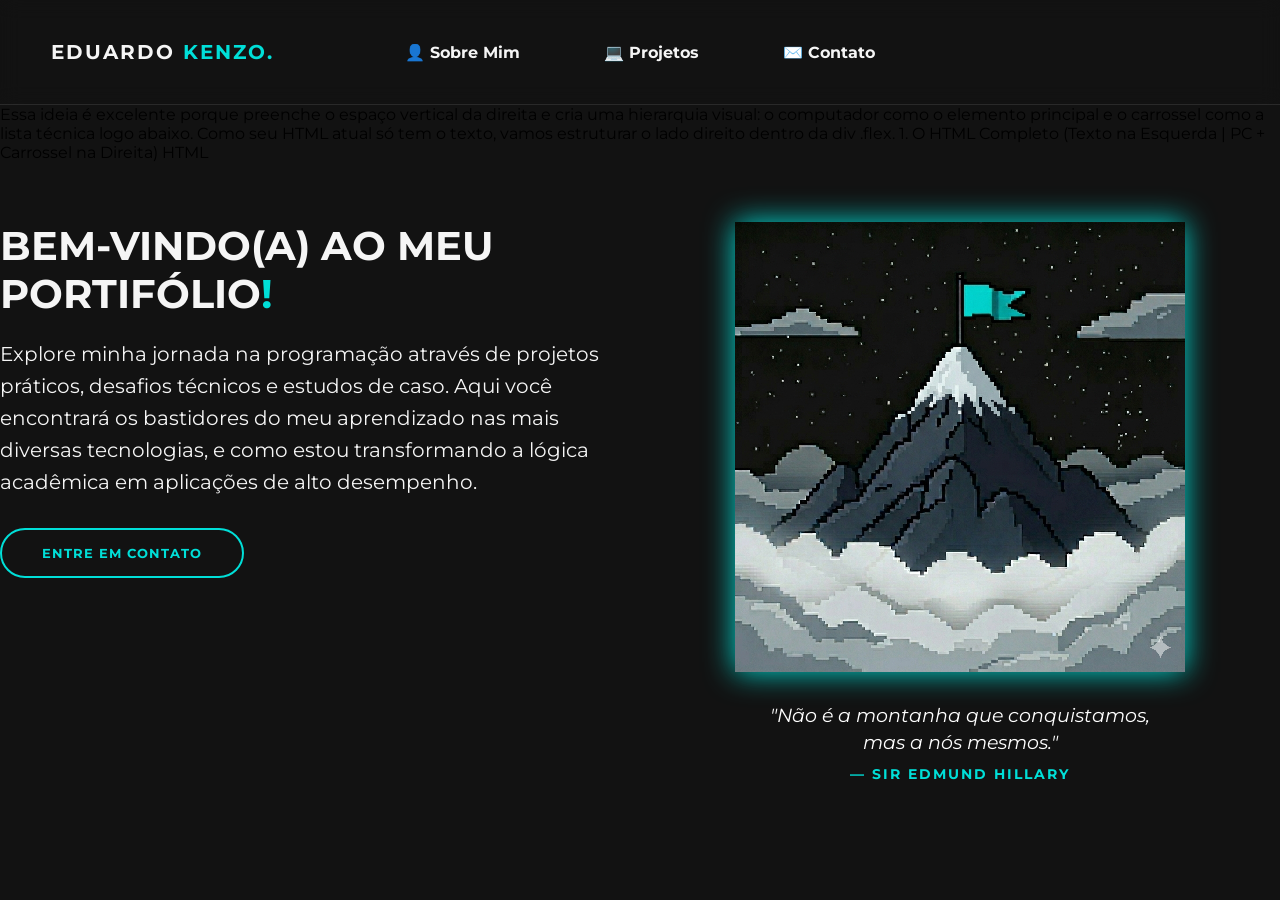
<file: index.html>
<!DOCTYPE html>
<html lang="pt-br">
<head>
    <meta charset="UTF-8">
    <meta name="viewport" content="width=device-width, initial-scale=1.0">
    <!-- GOOGLE FONTS-->
     <link rel="preconnect" href="https://fonts.googleapis.com">
<link rel="preconnect" href="https://fonts.gstatic.com" crossorigin>
<link href="https://fonts.googleapis.com/css2?family=Montserrat:ital,wght@0,100..900;1,100..900&display=swap" rel="stylesheet">
    <!-- Fim do Google Fonts-->
    <link rel="stylesheet" href="style.css">
    <title>Portifolio Pessoal</title>
</head>
<body>
    <header>
        <div class="interface">
            <div class="logo">
                <a href="index.html">
                    Eduardo <span>Kenzo.</span>

                </a>
            </div><!--logo-->

            <nav class="menu-desktop">
                <ul>
                    <li><a href="sobre.html">👤 Sobre Mim</a></li>
                    <li><a href="projetos.html">💻 Projetos</a></li>
                    <li><a href="contato.html">✉️ Contato</a></li>
                    
                </ul>
            </nav>
        </div><!-- interface-->
    </header>
    Essa ideia é excelente porque preenche o espaço vertical da direita e cria uma hierarquia visual: o computador como o elemento principal e o carrossel como a lista técnica logo abaixo.

Como seu HTML atual só tem o texto, vamos estruturar o lado direito dentro da div .flex.

1. O HTML Completo (Texto na Esquerda | PC + Carrossel na Direita)
HTML
<main>
    <section class="topo-do-site">
        <div class="interface">
            <div class="flex">
                <div class="txt-topo-site">
                    <h1>BEM-VINDO(A) AO MEU PORTIFÓLIO<span>!</span></h1>
                    <p>Explore minha jornada na programação através de projetos práticos, desafios técnicos e estudos de caso. Aqui você encontrará os bastidores do meu aprendizado nas mais diversas tecnologias, e como estou transformando a lógica acadêmica em aplicações de alto desempenho.</p>
                    <div class="btn-contato">
    <a href="contato.html">
        <button>ENTRE EM CONTATO</button>
    </a>
</div>
                </div>
                <div class="container-direita">
    <div class="img-topo-site">
        <img src="images/cume.png" alt="Computador">
        <div class="frase-container">
        <p class="texto-frase">"Não é a montanha que conquistamos, mas a nós mesmos."</p>
        <span class="autor-frase">— Sir Edmund Hillary</span>
    </div>
    </div>

</main>
    
</body>
</html>
</file>
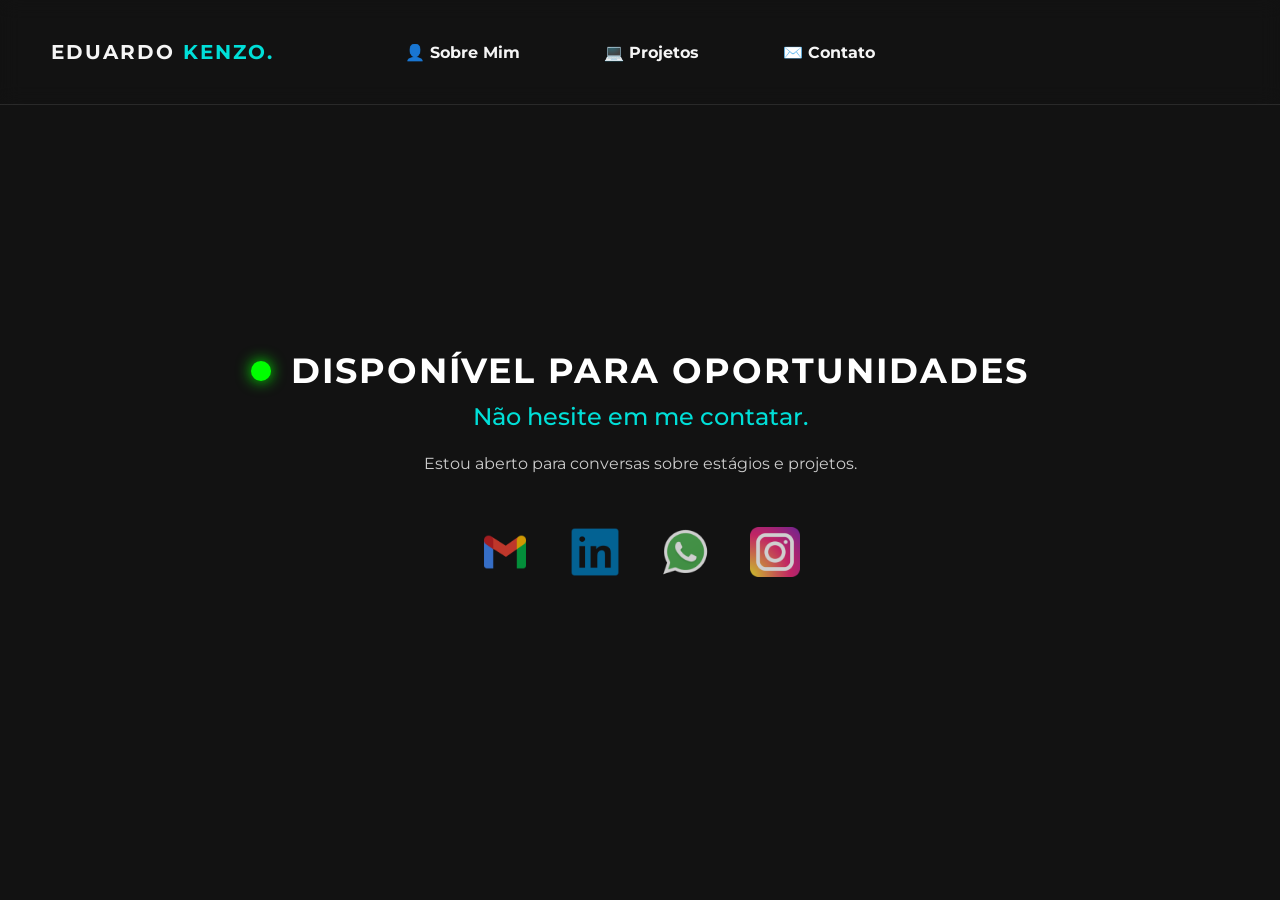
<file: contato.html>
<!DOCTYPE html>
<html lang="pt-br">
<head>
    <meta charset="UTF-8">
    <meta name="viewport" content="width=device-width, initial-scale=1.0">
    <!-- GOOGLE FONTS-->
     <link rel="preconnect" href="https://fonts.googleapis.com">
<link rel="preconnect" href="https://fonts.gstatic.com" crossorigin>
<link href="https://fonts.googleapis.com/css2?family=Montserrat:ital,wght@0,100..900;1,100..900&display=swap" rel="stylesheet">
    <!-- Fim do Google Fonts-->
    <link rel="stylesheet" href="style.css">
    <title>Portifolio Pessoal</title>
</head>
<body>
    <header>
        <div class="interface">
            <div class="logo">
                <a href="index.html">
                    Eduardo <span>Kenzo.</span>

                </a>
            </div><!--logo-->

            <nav class="menu-desktop">
                <ul>
                    <li><a href="sobre.html">👤 Sobre Mim</a></li>
                    <li><a href="projetos.html">💻 Projetos</a></li>
                    <li><a href="contato.html">✉️ Contato</a></li>
                    
                </ul>
            </nav>
        </div><!-- interface-->
    </header>
    <section class="contato-minimalista">
    <div class="interface">
        <div class="container-status">
            
            <div class="status-principal">
                <span class="bolinha-verde"></span>
                <h1>DISPONÍVEL PARA OPORTUNIDADES</h1>
            </div>
            
            <p class="frase-convite">Não hesite em me contatar.</p>
            
            <p class="subtitulo">Estou aberto para conversas sobre estágios e projetos.</p>

            <div class="icones-centrais">
    <a href="mailto:eychibassi@gmail.com" title="E-mail">
        <img src="images/gmail.png" alt="E-mail" class="img-contato">
    </a>

    <a href="https://linkedin.com/in/seuusuario" target="_blank" title="LinkedIn">
        <img src="images/linkedin.png" alt="LinkedIn" class="img-contato">
    </a>

    <a href="https://wa.me/5511984826436" target="_blank" title="WhatsApp">
        <img src="images/whatsapp.png" alt="WhatsApp" class="img-contato">
    </a>

    <a href="https://instagram.com/eduardo_knz" target="_blank" title="Instagram">
        <img src="images/instagram.png" alt="Instagram" class="img-contato">
    </a>
</div>
                </a>
            </div>
        </div>
    </div>
</section>
</file>
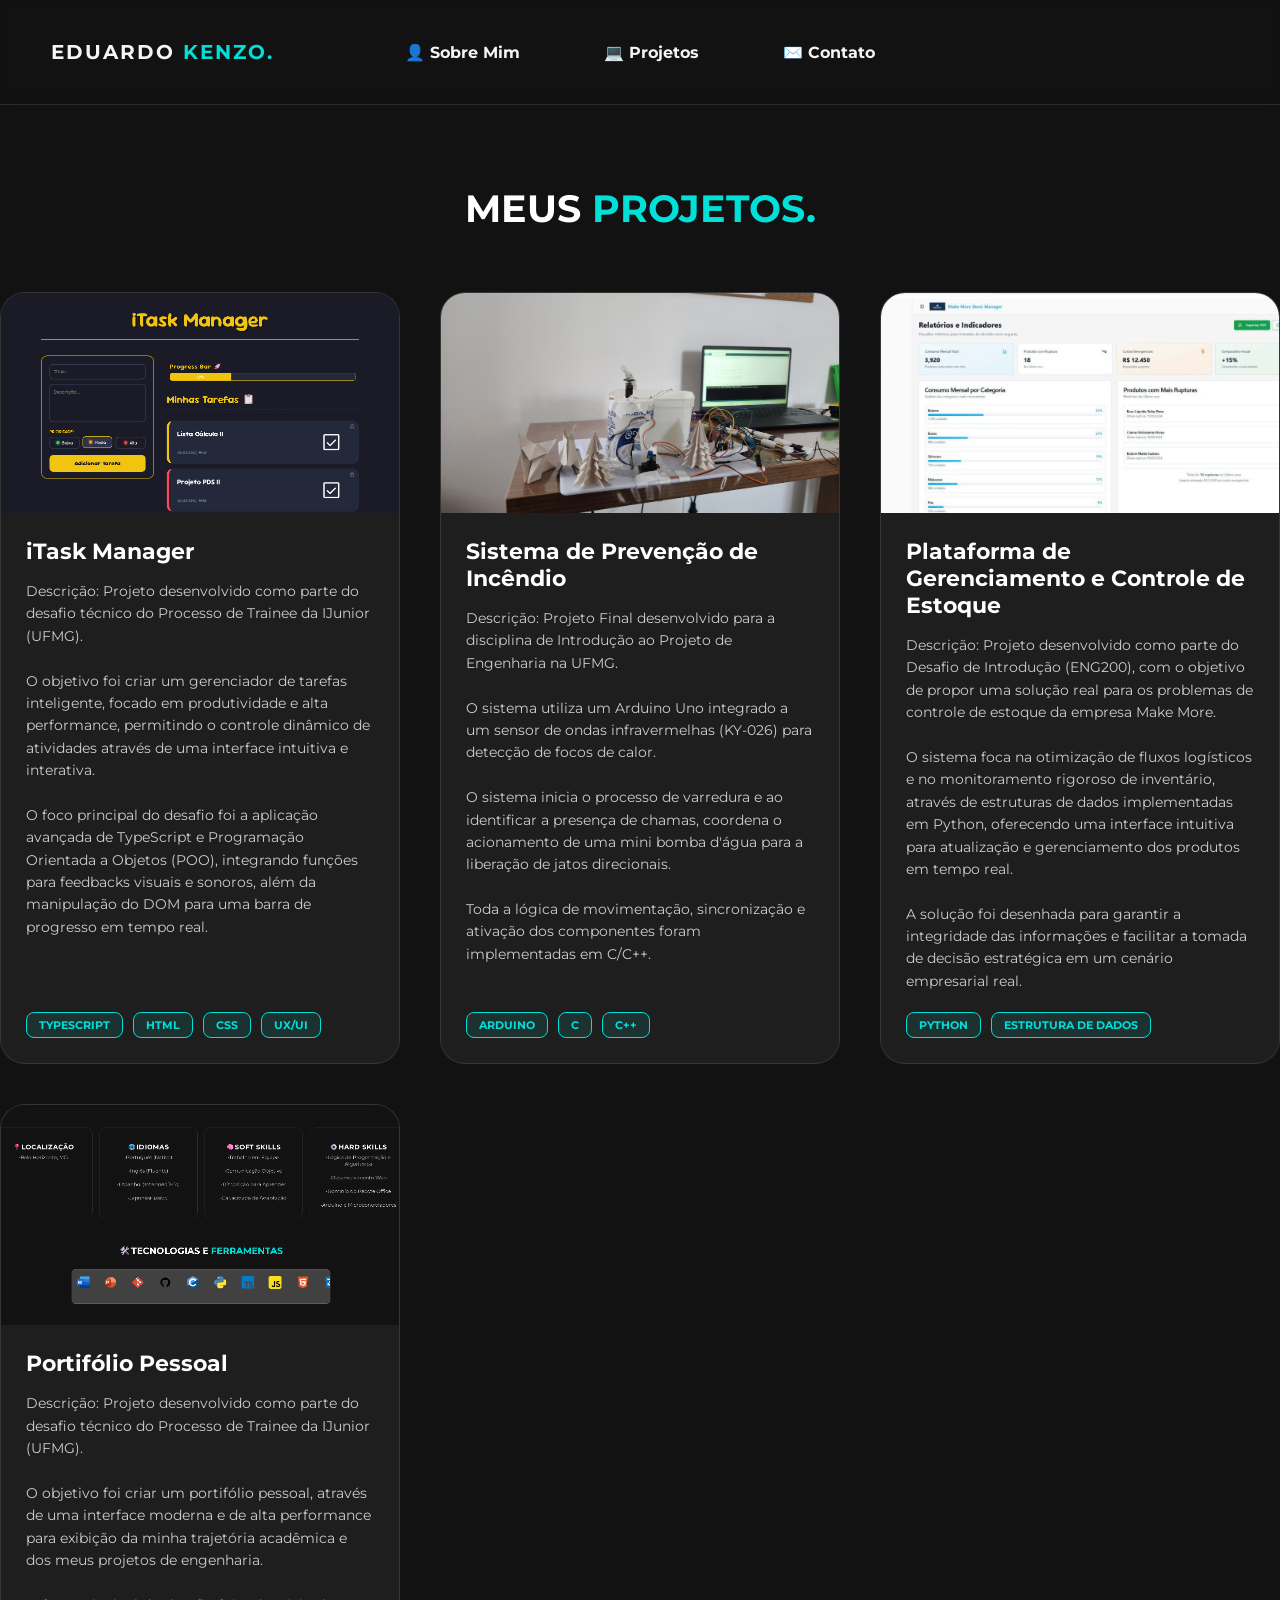
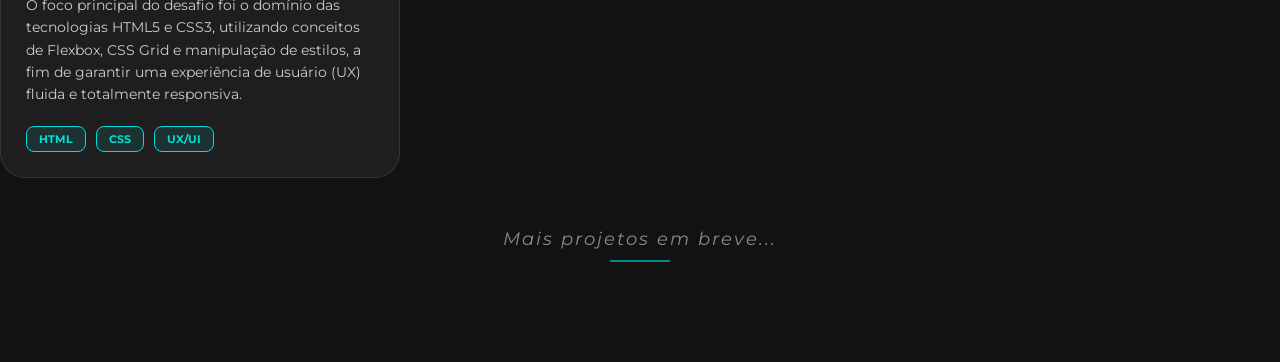
<file: projetos.html>
<!DOCTYPE html>
<html lang="pt-br">
<head>
    <meta charset="UTF-8">
    <meta name="viewport" content="width=device-width, initial-scale=1.0">
    <!-- GOOGLE FONTS-->
     <link rel="preconnect" href="https://fonts.googleapis.com">
<link rel="preconnect" href="https://fonts.gstatic.com" crossorigin>
<link href="https://fonts.googleapis.com/css2?family=Montserrat:ital,wght@0,100..900;1,100..900&display=swap" rel="stylesheet">
    <!-- Fim do Google Fonts-->
    <link rel="stylesheet" href="style.css">
    <title>Portifolio Pessoal</title>
</head>
<body>
    <header>
        <div class="interface">
            <div class="logo">
                <a href="index.html">
                    Eduardo <span>Kenzo.</span>

                </a>
            </div><!--logo-->

            <nav class="menu-desktop">
                <ul>
                    <li><a href="sobre.html">👤 Sobre Mim</a></li>
                    <li><a href="projetos.html">💻 Projetos</a></li>
                    <li><a href="contato.html">✉️ Contato</a></li>
                    
                </ul>
            </nav>
        </div><!-- interface-->
    </header>

    <section class="projetos">
    <div class="interface">
        <h2 class="titulo">MEUS <span>PROJETOS.</span></h2>
        
        <div class="container-grid-projetos">

            <div class="projeto-card">
    <div class="projeto-img" style="background-image: url('images/projetoitask.png');"></div>
    <div class="projeto-info">
        <h3>iTask Manager</h3>
        <p>Descrição: Projeto desenvolvido como parte do desafio técnico do Processo de Trainee da IJunior (UFMG).<br><br>
        O objetivo foi criar um gerenciador de tarefas inteligente, focado em produtividade e alta performance, permitindo o controle dinâmico de atividades através de uma interface intuitiva e interativa.<br><br>
        O foco principal do desafio foi a aplicação avançada de TypeScript e Programação Orientada a Objetos (POO), integrando funções para feedbacks visuais e sonoros, além da manipulação do DOM para uma barra de progresso em tempo real.</p>
        <div class="projeto-tags">
            <span>TypeScript</span>
            <span>HTML</span>
            <span>CSS</span>
            <span>UX/UI</span>
        </div>
    </div>
</div>
            
            <div class="projeto-card">
                <div class="projeto-img" style="background-image: url('images/projetoarduino.jpg');"></div>
                <div class="projeto-info">
                    <h3>Sistema de Prevenção de Incêndio</h3>
                    <p>Descrição: Projeto Final desenvolvido para a disciplina de Introdução ao Projeto de Engenharia na UFMG.<br><br>O sistema utiliza um Arduino Uno integrado a um sensor de ondas infravermelhas (KY-026) para detecção de focos de calor.<br><br>O sistema inicia o processo de varredura e ao identificar a presença de chamas, coordena o acionamento de uma mini bomba d'água para a liberação de jatos direcionais.<br><br>Toda a lógica de movimentação, sincronização e ativação dos componentes foram implementadas em C/C++.</p>
                    <div class="projeto-tags">
                        <span>Arduino</span>
                        <span>C</span>
                        <span>C++</span>
                    </div>
                </div>
            </div>

            <div class="projeto-card">
                <div class="projeto-img" style="background-image: url('images/makemore.jpg');"></div>
                <div class="projeto-info">
                    <h3>Plataforma de Gerenciamento e Controle de Estoque</h3>
                    <p>Descrição: Projeto desenvolvido como parte do Desafio de Introdução (ENG200), com o objetivo de propor uma solução real para os problemas de controle de estoque da empresa Make More.<br><br>O sistema foca na otimização de fluxos logísticos e no monitoramento rigoroso de inventário, através de estruturas de dados implementadas em Python, oferecendo uma interface intuitiva para atualização e gerenciamento dos produtos em tempo real.<br><br>A solução foi desenhada para garantir a integridade das informações e facilitar a tomada de decisão estratégica em um cenário empresarial real.</p>
                    <div class="projeto-tags">
                        <span>Python</span>
                        <span>Estrutura de Dados</span>
                    </div>
                </div>
            </div>

            <div class="projeto-card">
                <div class="projeto-img" style="background-image: url('images/portifolio.png');"></div>
                <div class="projeto-info">
                    <h3>Portifólio Pessoal</h3>
                    <p>Descrição: Projeto desenvolvido como parte do desafio técnico do Processo de Trainee da IJunior (UFMG).<br><br>O objetivo foi criar um portifólio pessoal, através de uma interface moderna e de alta performance para exibição da minha trajetória acadêmica e dos meus projetos de engenharia.<br><br>O foco principal do desafio foi o domínio das tecnologias HTML5 e CSS3, utilizando conceitos de Flexbox, CSS Grid e manipulação de estilos, a fim de garantir uma experiência de usuário (UX) fluida e totalmente responsiva.</p>
                    <div class="projeto-tags">
                        <span>HTML</span>
                        <span>CSS</span>
                        <span>UX/UI</span>
                    </div>
                </div>
            </div>

        </div> </div>
        </div> <div class="projetos-em-breve">
            <p>Mais projetos em breve...</p>
            <div class="linha-decorativa"></div>
        </div>

    </div>
</section>
</file>
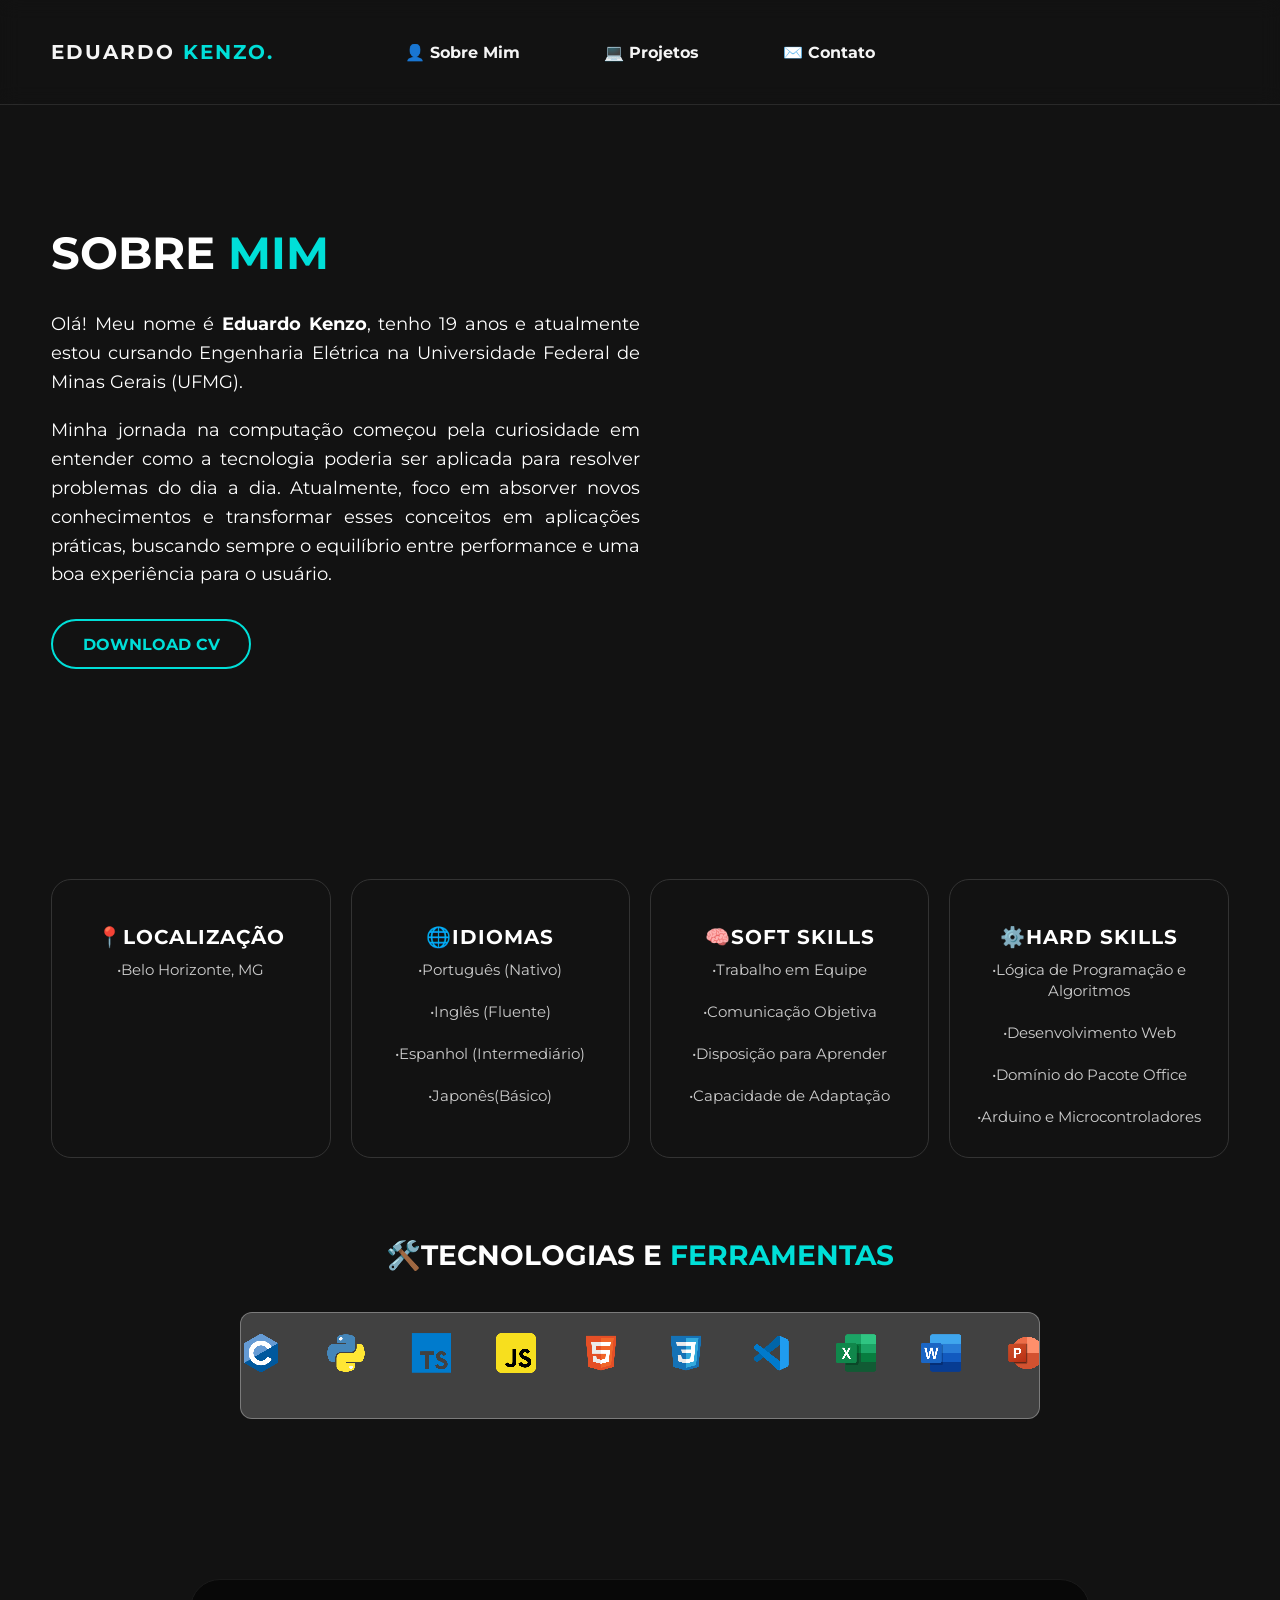
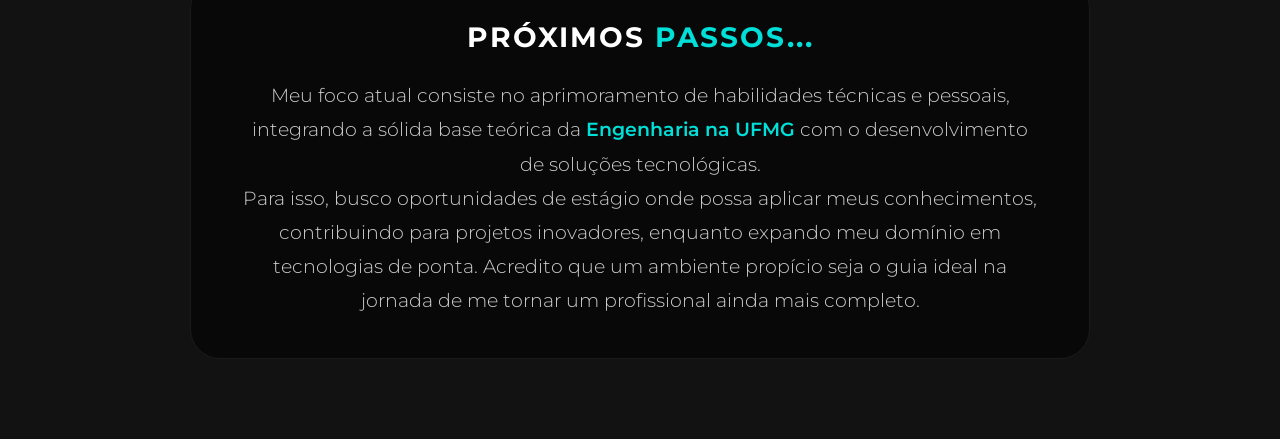
<file: sobre.html>
<!DOCTYPE html>
<html lang="pt-br">
<head>
    <meta charset="UTF-8">
    <meta name="viewport" content="width=device-width, initial-scale=1.0">
    <!-- GOOGLE FONTS-->
     <link rel="preconnect" href="https://fonts.googleapis.com">
<link rel="preconnect" href="https://fonts.gstatic.com" crossorigin>
<link href="https://fonts.googleapis.com/css2?family=Montserrat:ital,wght@0,100..900;1,100..900&display=swap" rel="stylesheet">
    <!-- Fim do Google Fonts-->
    <link rel="stylesheet" href="style.css">
    <title>Portifolio Pessoal</title>
</head>
<body>
    <header>
        <div class="interface">
            <div class="logo">
                <a href="index.html">
                    Eduardo <span>Kenzo.</span>

                </a>
            </div><!--logo-->

            <nav class="menu-desktop">
                <ul>
                    <li><a href="sobre.html">👤 Sobre Mim</a></li>
                    <li><a href="projetos.html">💻 Projetos</a></li>
                    <li><a href="contato.html">✉️ Contato</a></li>
                    
                </ul>
            </nav>
        </div><!-- interface-->
    </header>

    <main>
    <section class="secao-sobre">
        <div class="interface">
            <div class="flex-sobre">
                <div class="txt-sobre">
                    <h1>SOBRE <span>MIM</span></h1>
                    <p>Olá! Meu nome é <strong>Eduardo Kenzo</strong>, tenho 19 anos e atualmente estou cursando Engenharia Elétrica na Universidade Federal de Minas Gerais (UFMG).</p>
                    <p>Minha jornada na computação começou pela curiosidade em entender como a tecnologia poderia ser aplicada para resolver problemas do dia a dia. Atualmente, foco em absorver novos conhecimentos e transformar esses conceitos em aplicações práticas, buscando sempre o equilíbrio entre performance e uma boa experiência para o usuário.</p>
                    <div class="btn-curriculo">
    <a href="#" download>
        <button>DOWNLOAD CV</button>
    </a>
</div>
                </div>

                <div class="img-sobre">
                    <img src="images/fotosobre.png" alt="Eduardo Kenzo">
                    <img src="images/fotosobre2.png" alt="Eduardo Kenzo2">
                    <img src="images/fotosobre3.png" alt="Eduardo Kenzo3">
                    <img src="images/fotosobre4.png" alt="Eduardo Kenzo4">
                </div>
            </div>
        </div>
    </section>
    <section class="cards-info">
    <div class="interface">
        <div class="flex-cards">
            <div class="card">
                <i class="bi bi-geo-alt"></i>
                <h3>📍Localização</h3>
                <p>•Belo Horizonte, MG</p>
            </div>

            <div class="card">
                <i class="bi bi-translate"></i>
                <h3>🌐Idiomas</h3>
                <p>•Português (Nativo)<br><br>•Inglês (Fluente)<br><br>•Espanhol (Intermediário)<br><br>•Japonês(Básico)</p>
            </div>

            <div class="card">
                <i class="bi bi-code-slash"></i>
                <h3>🧠Soft Skills</h3>
                <p>•Trabalho em Equipe<br><br>•Comunicação Objetiva<br><br>•Disposição para Aprender<br><br>•Capacidade de Adaptação</p>
            </div>

            <div class="card">
                <i class="bi bi-tools"></i>
                <h3>⚙️Hard Skills</h3>
                <p>•Lógica de Programação e Algoritmos<br><br>•Desenvolvimento Web<br><br>•Domínio do Pacote Office<br><br>•Arduino e Microcontroladores</p>
            </div>
        </div>
    </div>

    <section class="minhas-habilidades">
    <div class="interface">
        <h2 class="titulo-habilidades">🛠️TECNOLOGIAS E <span>FERRAMENTAS</span></h2>
        <div class="carousel-skills sobre-carousel">
            <div class="carousel-track">
                <div class="icon-wrapper"><img src="images/c.png" alt="C"><span class="tech-name">C</span></div>
                <div class="icon-wrapper"><img src="images/python.png" alt="Python"><span class="tech-name">Python</span></div>
                <div class="icon-wrapper"><img src="images/typescript.png" alt="TypeScript"><span class="tech-name">TypeScript</span></div>
                <div class="icon-wrapper"><img src="images/javascript.png" alt="JavaScript"><span class="tech-name">JavaScript</span></div>
                <div class="icon-wrapper"><img src="images/html.png" alt="HTML5"><span class="tech-name">HTML5</span></div>
                <div class="icon-wrapper"><img src="images/css.png" alt="CSS3"><span class="tech-name">CSS3</span></div>
                <div class="icon-wrapper"><img src="images/vscode.png" alt="VS Code"><span class="tech-name">VS Code</span></div>
                <div class="icon-wrapper"><img src="images/excel.png" alt="Excel"><span class="tech-name">Excel</span></div>
                <div class="icon-wrapper"><img src="images/word.png" alt="Word"><span class="tech-name">Word</span></div>
                <div class="icon-wrapper"><img src="images/powerpoint.png" alt="PowerPoint"><span class="tech-name">PowerPoint</span></div>
                <div class="icon-wrapper"><img src="images/git.png" alt="Git"><span class="tech-name">Git</span></div>
                <div class="icon-wrapper"><img src="images/github.png" alt="GitHub"><span class="tech-name">GitHub</span></div>
                <div class="icon-wrapper"><img src="images/arduino.png" alt="Arduino"><span class="tech-name">Arduino</span></div>

                <div class="icon-wrapper"><img src="images/c.png" alt="C"><span class="tech-name">C</span></div>
                <div class="icon-wrapper"><img src="images/python.png" alt="Python"><span class="tech-name">Python</span></div>
                <div class="icon-wrapper"><img src="images/typescript.png" alt="TypeScript"><span class="tech-name">TypeScript</span></div>
                <div class="icon-wrapper"><img src="images/javascript.png" alt="JavaScript"><span class="tech-name">JavaScript</span></div>
                <div class="icon-wrapper"><img src="images/html.png" alt="HTML5"><span class="tech-name">HTML5</span></div>
                <div class="icon-wrapper"><img src="images/css.png" alt="CSS3"><span class="tech-name">CSS3</span></div>
                <div class="icon-wrapper"><img src="images/vscode.png" alt="VS Code"><span class="tech-name">VS Code</span></div>
                <div class="icon-wrapper"><img src="images/excel.png" alt="Excel"><span class="tech-name">Excel</span></div>
                <div class="icon-wrapper"><img src="images/word.png" alt="Word"><span class="tech-name">Word</span></div>
                <div class="icon-wrapper"><img src="images/powerpoint.png" alt="PowerPoint"><span class="tech-name">PowerPoint</span></div>
                <div class="icon-wrapper"><img src="images/git.png" alt="Git"><span class="tech-name">Git</span></div>
                <div class="icon-wrapper"><img src="images/github.png" alt="GitHub"><span class="tech-name">GitHub</span></div>
                <div class="icon-wrapper"><img src="images/arduino.png" alt="Arduino"><span class="tech-name">Arduino</span></div>
            </div>
        </div>
    </div>
</section>
</section>
<section class="objetivo-profissional">
    <div class="interface">
        <div class="box-objetivo">
            <h2>PRÓXIMOS <span>PASSOS...</span></h2>
            <p>
                Meu foco atual consiste no aprimoramento de habilidades técnicas e pessoais, integrando a sólida base teórica da <strong>Engenharia na UFMG</strong> com o desenvolvimento de soluções tecnológicas.<br>Para isso, busco oportunidades de estágio onde possa aplicar meus conhecimentos, contribuindo para projetos inovadores, enquanto expando meu domínio em tecnologias de ponta. Acredito que um ambiente propício seja o guia ideal na jornada de me tornar um profissional ainda mais completo.
            </p>
        </div>
    </div>
</section>
</main>
</file>
<file: style.css>
/* ESTILO GERAL */
*{
    margin: 0;
    padding: 0;
    box-sizing: border-box;
    font-family: "Montserrat", sans-serif;
}

body{
    background-color:#121212;
    height: 100vh;
}
.interface{
    max-width: 1280px;
    margin: 0 auto;
}

/* ESTILO DO HEADER */
header{
    padding: 40px 4%;
}
header > .interface {
    display: flex;
    align-items: center;
    justify-content: space-between; /* Mantém as pontas */
    position: relative; 
}

header nav {
    position: absolute;
    left: 50%;
    transform: translateX(-50%);
}
header {
    /* ... seus estilos atuais (display flex, etc) ... */
    border-bottom: 1px solid rgba(255, 255, 255, 0.1); /* Linha branca com 10% de visibilidade */
    backdrop-filter: blur(10px); /* Opcional: dá um efeito de vidro fosco quando rolar */
    position: sticky; /* Faz o menu ficar preso no topo ao rolar */
    top: 0;
    z-index: 1000;
}
header a{
    color: #F5F5F5;
    text-decoration: none;
}
header nav ul{
    list-style: none;
}

header nav ul li{
    display: inline-block;
    padding: 0 40px;
}

header nav ul li a {
    display: inline-block; /* Permite que o elemento sofra transformações (zoom) */
    color: #F5F5F5;
    text-decoration: none;
    font-weight: 700; /* Voltando para o negrito que você gostou */
    transition: 0.3s ease-in-out; /* Isso faz o zoom ser suave e não um susto */
}

header nav ul li a:hover {
    color: #00dfd8; /* Muda para ciano ao passar o mouse */
    text-shadow: 0 0 10px rgba(0, 223, 216, 0.6); /* Brilho ciano suave */
    transform: scale(1.1); /* Leve aumento para dar feedback visual */
}
/* Estilo base do Logo */
.logo a {
    font-size: 20px;
    font-weight: 700;
    text-transform: uppercase;
    letter-spacing: 2px;
    color: #F5F5F5; /* Branco do "Eduardo" */
    text-decoration: none;
    transition: 0.4s; /* Suaviza a entrada e saída do brilho */
}

/* Cor do Kenzo */
.logo a span {
    color: #00dfd8;
    transition: 0.4s;
}

/* Efeito de Brilho ao passar o mouse */
.logo a:hover {
    /* Brilho branco para o nome Eduardo */
    text-shadow: 0 0 10px rgba(245, 245, 245, 0.5), 
                 0 0 20px rgba(245, 245, 245, 0.2);
}

.logo a:hover span {
    /* Brilho ciano específico para o Kenzo */
    text-shadow: 0 0 15px rgba(0, 223, 216, 0.8), 
                 0 0 30px rgba(0, 223, 216, 0.4);
}

/* 1. Mantenha o que você já tinha, mas verifique as chaves */
.topo-do-site .flex {
    display: flex;
    /* Altera de center para flex-start para travar os topos na mesma altura */
    align-items: flex-start; 
    justify-content: space-between;
    gap: 40px;
    padding: 60px 0;
}

.txt-topo-site {
    flex: 1;
    max-width: 600px;
}

.txt-topo-site h1 {
    color: #F5F5F5;
    font-size: 40px;
    line-height: 1.2;
    margin-bottom: 20px;
}

.txt-topo-site h1 span {
    color: #00dfd8;
}

.txt-topo-site p {
    font-weight: 400;
    font-size: 20px;
    line-height: 1.6;
    color: #F5F5F5;
}

/* 2. ADICIONE ESTES BLOCOS (CUIDADO COM AS CHAVES) */

/* 1. CONTAINER DA DIREITA (Empilha PC e Carrossel) */
.container-direita {
    flex: 1;
    display: flex;
    flex-direction: column;
    align-items: center;
    gap: 30px; /* Espaço entre o PC e o Carrossel */
    
}

.img-topo-site {
    display: flex;
    flex-direction: column; /* Coloca a frase abaixo da imagem */
    align-items: center;    /* Centraliza imagem e frase */
    justify-content: center;
    gap: 30px;              /* Espaço entre imagem e texto */
}

/* Forçando o tamanho da imagem */
.img-topo-site img {
    width: 450px !important;  /* Força a largura em 450px */
    max-width: 550px;         /* Limite de segurança */
    height: auto;             /* Mantém a proporção */
    image-rendering: pixelated;

}

/* Estilização da Frase */
.frase-container {
    text-align: center;
    max-width: 400px; /* Limita a largura para a frase quebrar linha e ficar elegante */
}

.texto-frase {
    font-size: 1.2rem;
    color: #fff;
    font-style: italic;
    line-height: 1.4;
    margin-bottom: 8px;
}

.autor-frase {
    color: #00dfd8;
    font-weight: bold;
    font-size: 0.9rem;
    text-transform: uppercase;
    letter-spacing: 2px;
}

/* 2. AREA DO CARROSSEL (A "Janela" onde os ícones passam) */
.carousel-skills {
    width: 100%;
    max-width: 450px;
    overflow: hidden;
    background: rgba(255, 255, 255, 0.2); /* Fundo mais claro como você pediu */
    padding: 20px 0 45px 0; /* Padding inferior maior para o nome não sumir */
    border-radius: 12px;
    border: 1px solid rgba(255, 255, 255, 0.3);
    position: relative;
}

/* 3. TRILHA DOS ÍCONES (O que realmente se move) */
.carousel-track {
    display: flex;
    gap: 45px;
    width: max-content;
    animation: scroll-horizontal 20s linear infinite;
}

/* PAUSA NO HOVER */
.carousel-skills:hover .carousel-track {
    animation-play-state: paused;
}

/* 4. WRAPPER DE CADA ÍCONE */
.icon-wrapper {
    position: relative;
    display: flex;
    justify-content: center;
    align-items: center;
    flex-shrink: 0;
}

.icon-wrapper img {
    width: 40px;
    height: 40px;
    image-rendering: pixelated;
    transition: transform 0.3s ease, filter 0.3s ease;
    cursor: pointer;
}

/* BRILHO E ZOOM NO ÍCONE */
.icon-wrapper:hover img {
    transform: scale(1.2);
    filter: drop-shadow(0 0 10px #00dfd8);
}

/* 5. NOME DA TECNOLOGIA (O Tooltip) */
.tech-name {
    position: absolute;
    bottom: -30px; /* Posicionado no espaço extra do padding */
    background: #00dfd8;
    color: #000;
    font-size: 11px;
    font-weight: bold;
    padding: 3px 10px;
    border-radius: 4px;
    opacity: 0;
    transition: opacity 0.3s ease, transform 0.3s ease;
    transform: translateY(5px); /* Efeito de subir ao aparecer */
    white-space: nowrap;
    pointer-events: none;
    z-index: 10;
}

/* MOSTRA O NOME NO HOVER */
.icon-wrapper:hover .tech-name {
    opacity: 1;
    transform: translateY(0);
}

/* 6. ANIMAÇÃO INFINITA */
@keyframes scroll-horizontal {
    from {
        transform: translateX(0);
    }
    to {
        /* Move exatamente metade da largura (os 9 primeiros ícones) */
        transform: translateX(calc(-50% - 22.5px)); 
    }
}
.btn-contato {
    margin-top: 30px; /* Espaço entre o texto e o botão */
}

.btn-contato button {
    padding: 15px 40px;
    border-radius: 30px;
    border: 2px solid #00dfd8;
    background: transparent;
    color: #00dfd8;
    font-weight: 700;
    cursor: pointer;
    transition: all .4s ease;
    letter-spacing: 1px;
    position: relative;
    overflow: hidden;
}

/* Efeito ao passar o mouse */
.btn-contato button:hover {
    background-color: #00dfd8;
    color: #000;
    box-shadow: 0 0 20px #00dfd8;
    transform: scale(1.05);
}

.btn-contato button:active {
    transform: scale(0.95);
}
/* 1. Criando a animação de flutuar */
@keyframes flutuar {
    0% {
        transform: translateY(0); /* Posição original */
    }
    50% {
        transform: translateY(-15px); /* Sobe 15 pixels */
    }
    100% {
        transform: translateY(0); /* Volta ao início */
    }
}

/* 2. Aplicando na sua foto */
.img-topo-site img {
    animation: flutuar 3s ease-in-out infinite; /* 3 segundos, movimento suave, infinito */
    
    /* Aproveitando para garantir que ela tenha o brilho ciano que combina com o resto */
    
}

.img-topo-site img {
    /* O primeiro valor (0 0 20px) controla o tamanho do brilho */
    /* O segundo valor controla a cor (ciano do seu tema) */
    filter: drop-shadow(0 0 15px #00dfd8);
    
    /* Se o corte estiver MUITO ruim, você pode usar dois filtros juntos: */
    /* filter: drop-shadow(0 0 10px #00dfd8) contrast(1.1); */
    
    animation: flutuar 3s ease-in-out infinite;
    width: 300px; /* Ou o tamanho que você preferir */
}
.img-topo-site {
    margin-bottom: 20px; /* Cria um respiro entre você e as tecnologias */
}
/* Layout da Seção */
.secao-sobre {
    padding: 120px 4%; /* Espaço em cima e embaixo para não colar no menu */
}

.flex-sobre {
    display: flex;
    align-items: center; /* Alinha o texto e a foto no meio verticalmente */
    justify-content: space-between; /* Joga um para cada lado */
    gap: 20px; /* Espaço entre o texto e a imagem */
}

/* Formatando o Bloco de Texto */
.txt-sobre {
    max-width: 50%; /* Garante que o texto não ocupe a tela toda */
}

.txt-sobre h1 {
    color: #fff;
    font-size: 45px;
    margin-bottom: 30px;
}

.txt-sobre h1 span {
    color: #00dfd8; /* Seu ciano padrão */
}

.txt-sobre p {
    color: #fff;
    font-size: 18px;
    line-height: 1.6; /* Dá respiro entre as linhas */
    margin-bottom: 20px;
    text-align: justify; /* Deixa o bloco de texto alinhado */
}

.img-sobre {
    position: relative;
    width: 400px;  /* Ajuste conforme seu layout */
    height: 400px; /* Ajuste conforme seu layout */
    overflow: hidden;
    border-radius: 20px;
}

.img-sobre img {
    position: absolute;
    top: 0;
    left: 0;
    width: 100%;
    height: 100%;
    object-fit: cover;
    opacity: 0;
    /* 16 segundos no total (4s para cada foto) */
    animation: loopQuatroFotos 16s infinite;
}

/* Delays de 4 em 4 segundos */
.img-sobre img:nth-child(1) { animation-delay: 0s; }
.img-sobre img:nth-child(2) { animation-delay: 4s; }
.img-sobre img:nth-child(3) { animation-delay: 8s; }
.img-sobre img:nth-child(4) { animation-delay: 12s; }

@keyframes loopQuatroFotos {
    0% { opacity: 0; }
    5% { opacity: 1; }   /* Entra suave */
    25% { opacity: 1; }  /* Fica visível até 1/4 do tempo total */
    30% { opacity: 0; }  /* Sai suave */
    100% { opacity: 0; } /* Espera o resto do ciclo invisível */
}

.btn-curriculo {
    margin-top: 30px; /* Espaço entre o texto e o botão */
}

.btn-curriculo button {
    width: 200px;
    height: 50px;
    background-color: transparent;
    border: 2px solid #00dfd8;
    color: #00dfd8;
    font-family: 'Montserrat', sans-serif;
    font-size: 16px;
    font-weight: 700;
    cursor: pointer;
    border-radius: 40px;
    transition: .4s ease-in-out;
}

.btn-curriculo button:hover {
    background-color: #00dfd8;
    color: #000;
    box-shadow: 0 0 20px #00dfd8; /* Efeito de brilho igual ao da foto */
}

.cards-info {
    padding: 40px 4%;
}

/* Container dos Cards */
.flex-cards {
    display: flex;
    justify-content: space-between;
    align-items: stretch; /* ISSO faz todos os cards terem a mesma altura */
    gap: 20px;
    margin-top: 50px;
}

/* O Card individual */
.card {
    flex: 1; /* Distribui o espaço igualmente */
    background-color: transparent;
    border: 1px solid #333;
    padding: 30px 20px;
    border-radius: 20px;
    text-align: center;
    transition: .3s;
    
    /* Centralização interna */
    display: flex;
    flex-direction: column;
    align-items: center;
    justify-content: flex-start; /* Alinha o conteúdo pelo topo */
}

/* Ajuste no Emoji */
.emoji-card {
    font-size: 35px;
    margin-bottom: 15px;
    display: block;
}

/* Título do Card */
.card h3 {
    color: #00dfd8; /* Cor ciano para destacar o tópico */
    font-size: 1.2rem;
    margin-bottom: 15px;
    text-transform: uppercase;
    letter-spacing: 1px;
}

/* Texto dentro do Card */
.card p {
    color: #ccc;
    font-size: 14px; /* Fonte levemente menor para caber mais info */
    line-height: 1.5;
    margin: 0;
}

/* Efeito de destaque */
.card:hover {
    border-color: #00dfd8;
    transform: translateY(-5px);
    background-color: #080808; /* Leve fundo para destacar no hover */
}

.card i {
    color: #00dfd8;
    font-size: 30px;
    display: block;
    margin-bottom: 15px;
}

.card h3 {
    color: #fff;
    font-size: 20px;
    margin-bottom: 10px;
}

.card p {
    color: #ccc;
    font-size: 15px;
    line-height: 1.4;
}

.objetivo-profissional {
    padding: 80px 4%;
    text-align: center; /* Centraliza o título e o texto */
}

.box-objetivo {
    max-width: 900px;
    margin: 0 auto;
    padding: 40px;
    background-color: #080808; /* Um cinza bem escuro para dar profundidade */
    border-radius: 30px;
    border: 1px solid #1a1a1a; /* Borda bem discreta */
    transition: 0.5s;
}

.box-objetivo:hover {
    border-color: #00dfd866; /* Brilho suave no hover (ciano com transparência) */
}

.box-objetivo h2 {
    color: #fff;
    font-size: 28px;
    margin-bottom: 25px;
    letter-spacing: 2px;
}

.box-objetivo h2 span {
    color: #00dfd8;
}

.box-objetivo p {
    color: #ccc;
    font-size: 19px; /* Um pouco maior para dar destaque */
    line-height: 1.8; /* Espaçamento confortável para leitura */
    max-width: 800px; /* Evita que a linha fique larga demais em telas grandes */
    margin: 0 auto;
    text-align: center;
    font-weight: 300; /* Deixa a fonte mais fina e elegante */
}

.box-objetivo strong {
    color: #00dfd8; /* Use o seu ciano para destacar os pontos chave da frase */
    font-weight: 600;
}

.contato-minimalista {
    padding: 100px 4%;
    display: flex;
    justify-content: center;
    align-items: center;
    min-height: 80vh;
    text-align: center;
}

/* Container do Título com a Bolinha */
.status-principal {
    display: flex;
    align-items: center;
    justify-content: center;
    gap: 20px; /* Espaço entre a bolinha e o texto */
    margin-bottom: 10px;
}

.status-principal h1 {
    color: #fff;
    font-size: 35px; /* Tamanho de destaque */
    letter-spacing: 2px;
    margin: 0;
}

.bolinha-verde {
    width: 20px; /* Aumentei o tamanho */
    height: 20px;
    background-color: #00ff00;
    border-radius: 50%;
    box-shadow: 0 0 15px #00ff00;
    animation: pulsar 1.5s infinite;
}

@keyframes pulsar {
    0% { transform: scale(1); opacity: 1; }
    50% { transform: scale(1.2); opacity: 0.7; } /* Ela cresce levemente ao pulsar */
    100% { transform: scale(1); opacity: 1; }
}

/* Frase Secundária */
.frase-convite {
    color: #00dfd8; /* Cor ciana para destacar o convite */
    font-size: 24px;
    font-weight: 500;
    margin-bottom: 20px;
}

.subtitulo {
    color: #ccc;
    max-width: 600px;
    margin: 0 auto 50px auto;
    font-size: 16px;
    line-height: 1.6;
}

.icones-centrais {
    display: flex;
    justify-content: center;
    align-items: center;
    gap: 40px;
    margin-top: 40px;
    flex-wrap: wrap;
}

.img-contato {
    width: 50px;
    height: 50px;
    object-fit: contain;
    transition: 0.4s ease; /* Transição suave para todos os efeitos */
    opacity: 0.8; /* Deixa os ícones levemente "apagados" por padrão */
}

.img-contato:hover {
    opacity: 1; /* Ganha cor total ao passar o mouse */
    transform: scale(1.1) translateY(-5px); /* Sobe e cresce levemente */
    filter: drop-shadow(0 0 12px #00dfd8); /* Adiciona o seu brilho ciano característico */
}

.sobre-carousel {
    max-width: 800px;
    margin: 40px auto !important; /* Centraliza e dá espaço vertical */
    overflow: hidden;
    background: rgba(255, 255, 255, 0.2); /* Um fundo sutil para destacar dos cards */
}

.titulo-habilidades {
    text-align: center;
    color: #fff;
    font-size: 28px;
    margin-bottom: 30px;
}

.titulo-habilidades span {
    color: #00dfd8; /* Cor destaque do seu projeto */
}

/* Ajuste da velocidade caso tenha muitos ícones */
.sobre-carousel .carousel-track {
    animation-duration: 25s; 
}

.minhas-habilidades {
    margin-top: 80px; /* Ajuste o valor conforme achar melhor */
    margin-bottom: 40px; /* Espaço em relação aos Próximos Passos */
}

/* --- SEÇÃO DE PROJETOS --- */

.projetos {
    padding: 80px 0;
}

.projetos .titulo {
    text-align: center;
    font-size: 38px;
    color: #fff;
}

.projetos .titulo span {
    color: #00dfd8;
}

/* CONTAINER DO GRID */
.container-grid-projetos {
    display: grid;
    /* Aumentamos o gap para as caixas não ficarem coladas */
    grid-template-columns: repeat(3, 1fr); 
    gap: 40px; 
    margin-top: 60px;
}

/* O CARD INDIVIDUAL */
.projeto-card {
    background-color: rgba(255, 255, 255, 0.05);
    border: 1px solid rgba(255, 255, 255, 0.1);
    border-radius: 25px;
    overflow: hidden;
    transition: 0.4s ease;
    display: flex;
    flex-direction: column;

    /* Aumente este valor para esticar a caixa verticalmente */
    min-height: 650px; 
}
/* ÁREA DE TEXTO DO CARD */
.projeto-info {
    padding: 30px;
    flex-grow: 1; /* Isso faz o corpo do texto preencher o espaço vertical */
    display: flex;
    flex-direction: column;
    justify-content: flex-start; /* Alinha o texto no topo */
}

.projeto-info p {
    color: #ccc;
    font-size: 15px;
    line-height: 1.6;
    margin-bottom: 20px;

    /* Forçando a remoção de qualquer trava de linha */
    display: block !important;           /* Sobrescreve o -webkit-box */
    -webkit-line-clamp: unset !important; /* Desativa o limite de linhas */
    line-clamp: unset !important;
    overflow: visible !important;        /* Garante que o texto apareça */
    height: auto !important;             /* Deixa o texto ocupar o espaço que precisar */
}
/* EFEITO AO PASSAR O MOUSE NO CARD */
.projeto-card:hover {
    transform: translateY(-10px);
    border: 1px solid #00dfd8;
    box-shadow: 0 0 30px rgba(0, 223, 216, 0.15);
}

/* IMAGEM DO PROJETO */
.projeto-img {
    width: 100%;
    height: 220px;
    background-size: cover;
    background-position: center;
    transition: transform 0.5s ease;
}

/* Efeito de zoom na imagem quando o card recebe hover */
.projeto-card:hover .projeto-img {
    transform: scale(1.08);
}

/* ÁREA DE TEXTO DO CARD */
.projeto-info {
    padding: 25px;
    flex-grow: 1; /* Faz com que todos os cards tenham a mesma altura */
    display: flex;
    flex-direction: column;
    justify-content: space-between;
}

.projeto-info h3 {
    color: #fff;
    font-size: 22px;
    margin-bottom: 15px;
}

.projeto-info p {
    color: #ccc;
    font-size: 14px;
    line-height: 1.6;
    margin-bottom: 20px;

    /* --- Solução para limitar linhas --- */
    display: -webkit-box;           /* Necessário para o motor Webkit */
    -webkit-box-orient: vertical;   /* Define a orientação do box */
    -webkit-line-clamp: 3;          /* Limita a 3 linhas (Webkit) */
    
    line-clamp: 3;                  /* Propriedade padrão moderna */
    
    overflow: hidden;               /* Esconde o texto que ultrapassar */
}

/* TAGS DE TECNOLOGIA */
.projeto-tags {
    display: flex;
    gap: 10px;
    flex-wrap: wrap;
    margin-top: auto; /* Empurra as tags para o final do card */
}

.projeto-tags span {
    background: rgba(0, 223, 216, 0.1);
    color: #00dfd8;
    border: 1px solid #00dfd8;
    font-size: 11px;
    font-weight: 700;
    padding: 5px 12px;
    border-radius: 8px;
    text-transform: uppercase;
}

/* --- RESPONSIVIDADE --- */

/* Para Tablets */
@media screen and (max-width: 1024px) {
    .container-grid-projetos {
        grid-template-columns: repeat(2, 1fr); /* 2 colunas */
    }
}

/* Para Celulares */
@media screen and (max-width: 768px) {
    .container-grid-projetos {
        grid-template-columns: 1fr; /* 1 coluna ocupando tudo */
        padding: 0 20px;
    }
    
    .projetos .titulo {
        font-size: 30px;
    }
}
.projetos-em-breve {
    text-align: center;
    margin-top: 50px;
    padding-bottom: 20px;
}

.projetos-em-breve p {
    color: rgba(255, 255, 255, 0.5); /* Texto mais discreto */
    font-size: 18px;
    font-style: italic;
    letter-spacing: 2px;
    margin-bottom: 10px;
}

/* Uma linhazinha sutil embaixo para dar acabamento */
.linha-decorativa {
    width: 60px;
    height: 2px;
    background-color: #00dfd8;
    margin: 0 auto;
    border-radius: 10px;
    opacity: 0.6;
}
</file>
